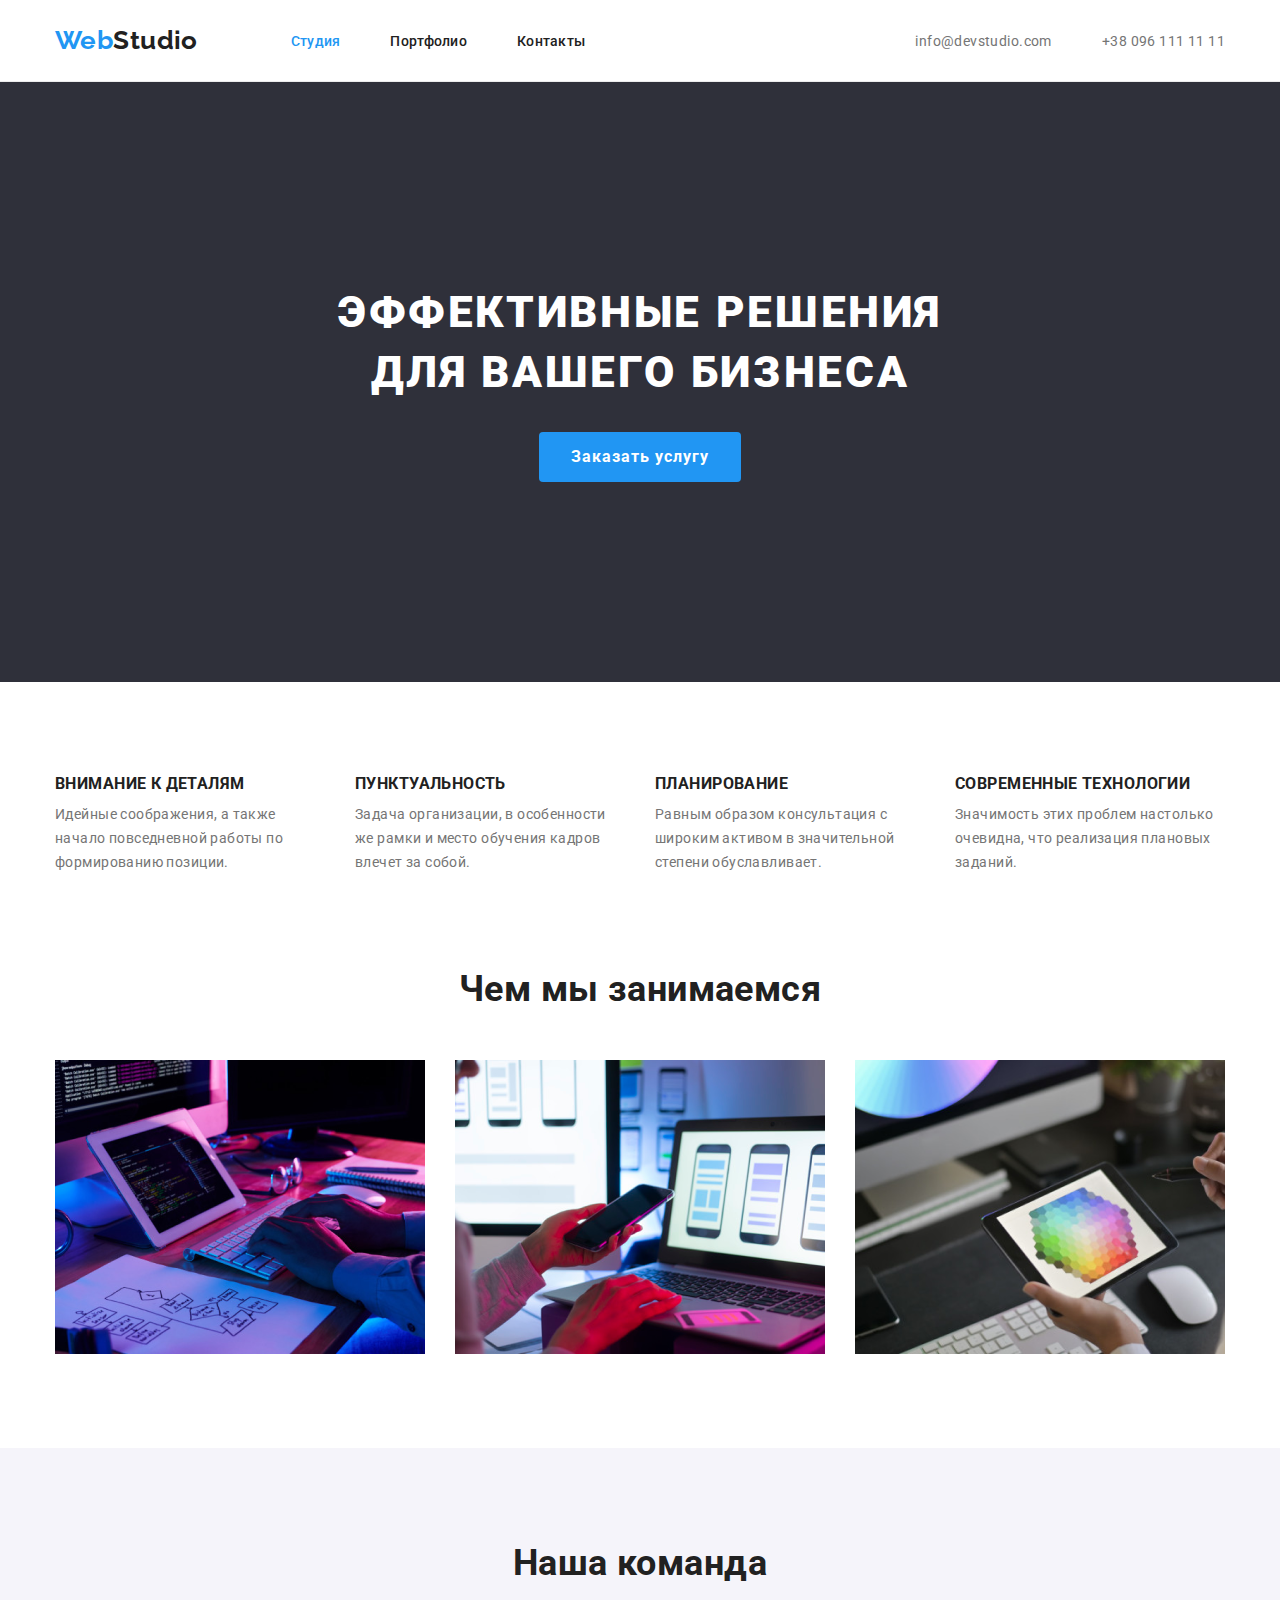
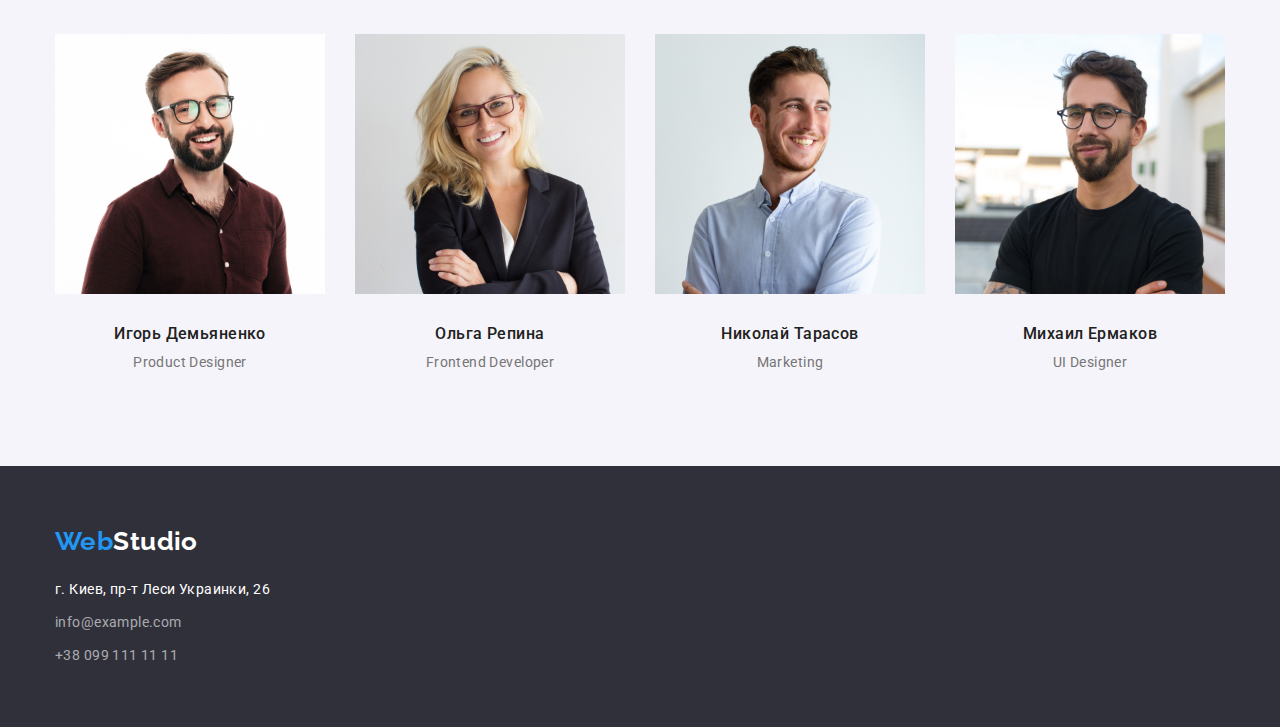
<file: index.html>
<!DOCTYPE html>
<html lang="ru">

<head>
    <meta charset="UTF-8">
    <meta http-equiv="X-UA-Compatible" content="IE=edge">
    <meta name="viewport" content="width=device-width, initial-scale=1.0">
    <title>WebStudio</title>
    <link href="https://fonts.googleapis.com/css2?family=Raleway:wght@700&family=Roboto:wght@400;500;700;900&display=swap" rel="stylesheet">
    <link rel="stylesheet" href="https://cdnjs.cloudflare.com/ajax/libs/modern-normalize/1.0.0/modern-normalize.min.css" />
    <link rel="stylesheet" href="./css/style.css">
</head>

<body>
<!-- шапка страницы -->
    <header class="page-header">
        <div class="header-wrapper container">
            <a href="./index.html"  class="logo-header"><span class="logo-colored">Web</span>Studio</a>
                <nav class="main-nav">
                    <ul class="list nav-list">
                        <li class="pages-item"><a href="./index.html" class="pages current">Студия</a></li>
                        <li class="pages-item"><a href="./portfolio.html" class="pages">Портфолио</a></li>
                        <li class="pages-item"><a href="#" class="pages">Контакты</a></li>
                    </ul>
                </nav>
                <ul class="list info-list">
                    <li class="contact-item"><a href="mailto:info@devstudio.com" class="contacts">info@devstudio.com</a></li>
                    <li class="contact-item"><a href="tel:+380961111111" class="contacts">+38 096 111 11 11</a></li>
                </ul>       
        </div>
    </header>
    
    <main>

       <!-- оформление заказа на услугу -->
        <section class="hero-section">
            <h1 class="page-title">Эффективные решения для вашего бизнеса</h1>
            <button type="button" class="button">Заказать услугу</button>
        </section>

        <!-- ценности компании -->
        <section class="advantages">
            <div class="container">
                <h2 class="hide">Преимущества</h2>
                <ul class="list advantages-list">
                    <li class="advantages-list-item">
                        <h3 class="advantages-points">Внимание к деталям</h3>
                        <p class="advantages-description">
                            Идейные соображения, а также начало повседневной работы по формированию позиции.
                        </p>
                    </li>
                    <li class="advantages-list-item">
                        <h3 class="advantages-points">Пунктуальность</h3>
                        <p class="advantages-description">
                            Задача организации, в особенности же рамки и место обучения кадров влечет за собой.
                        </p>
                    </li>
                    <li class="advantages-list-item">
                        <h3 class="advantages-points">Планирование</h3>
                        <p class="advantages-description">
                            Равным образом консультация с широким активом в значительной степени обуславливает.
                        </p>
                    </li>
                    <li class="advantages-list-item">
                        <h3 class="advantages-points">Современные технологии</h3>
                        <p class="advantages-description">
                            Значимость этих проблем настолько очевидна, что реализация плановых заданий.
                        </p>
                    </li>
                </ul>
            </div>
        </section>

        <!-- услуги -->
        <section class="proposal section">
            <div class="container">
                <h2 class="title">Чем мы занимаемся</h2>
                <ul class="list proposal-list">
                    <li class="proposal-photo"><img src="images/ul1Photo1.png" width="370" height="294" alt="Пророботка блок-схемы"></li>
                    <li class="proposal-photo"><img src="images/ul1Photo2.png" width="370" height="294" alt="Создание мобильных приложений"></li>
                    <li class="proposal-photo"><img src="images/ul1Photo3.png" width="370" height="294" alt="Дизайн сайта"></li>
                </ul>
            </div>
            
        </section>

        <!-- сотрудники -->
        <section class="team section"> 
            <div class="container">
                <h2 class="title team-title">Наша команда</h2>
                <ul class="list team-list">
                    <li class="worker">
                        <img src="images/ul2Photo1.jpg" width="270" height="260" alt="Игорь Демьяненко">
                        <h4 class="name">Игорь Демьяненко</h4>
                        <p class="busyness">Product Designer</p>
                    </li>
                    <li class="worker">
                        <img src="images/ul2Photo2.jpg" width="270" height="260" alt="Ольга Репина">
                        <h4 class="name">Ольга Репина</h4>
                        <p class="busyness">Frontend Developer</p>
                    </li>
                    <li class="worker">
                        <img src="images/ul2Photo3.jpg" width="270" height="260" alt="Николай Тарасов">
                        <h4 class="name">Николай Тарасов</h4>
                        <p class="busyness">Marketing</p>
                    </li>
                    <li class="worker">
                        <img src="images/ul2Photo4.jpg" width="270" height="260" alt="Михаил Ермаков">
                        <h4 class="name">Михаил Ермаков</h4>
                        <p class="busyness">UI Designer</p>
                    </li>
                </ul>
            </div>
        </section> 

    </main>
    
    <!-- контакты -->
    <footer class="footer">
        <div class="container">
            <a href="./index.html"  class="logo-footer"><span class="logo-colored">Web</span>Studio</a>
            <address>
                <ul class="list address-list">
                    <li><a href="#" class="address">г. Киев, пр-т Леси Украинки, 26</a></li>
                    <li><a href="mailto:info@example.com" class="info">info@example.com</a></li>
                    <li><a href="tel:+380991111111" class="info">+38 099 111 11 11</a></li>
                </ul>  
            </address>
        </div>
    </footer>

</body>

</html>
</file>
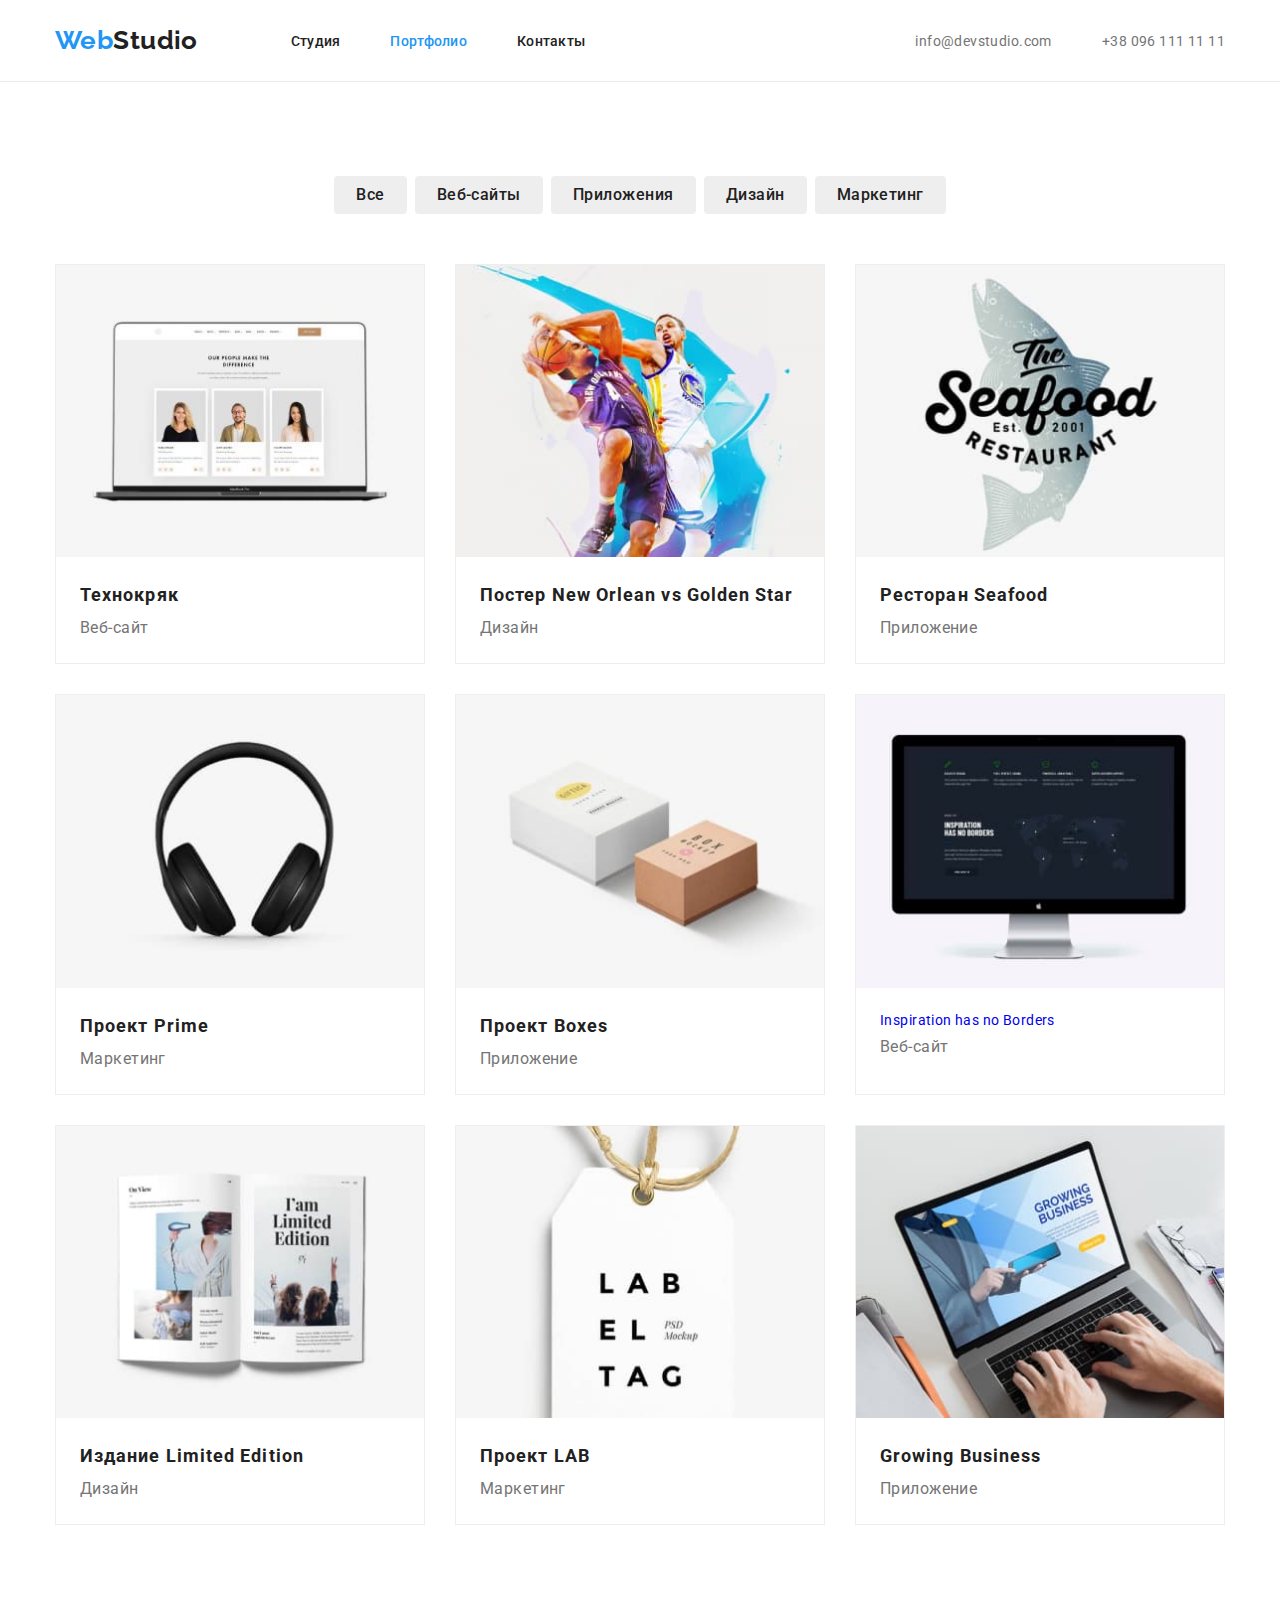
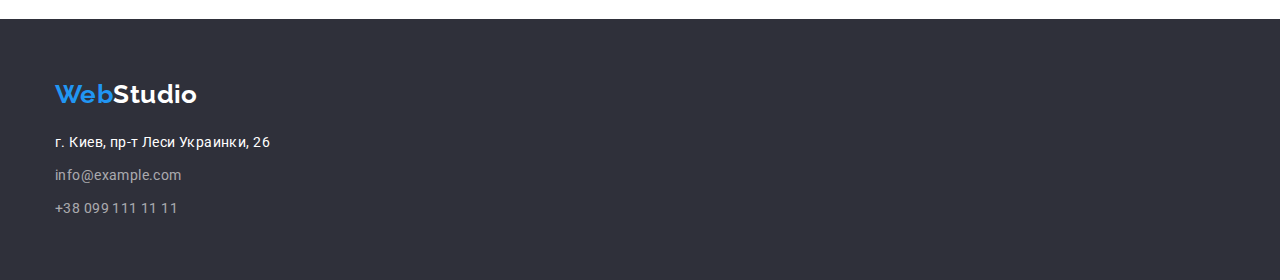
<file: portfolio.html>
<!DOCTYPE html>
<html lang="ru">
<head>
    <meta charset="UTF-8">
    <meta http-equiv="X-UA-Compatible" content="IE=edge">
    <meta name="viewport" content="width=device-width, initial-scale=1.0">
    <title>Portfolio</title>
    <link href="https://fonts.googleapis.com/css2?family=Raleway:wght@700&family=Roboto:wght@400;500;700;900&display=swap"
        rel="stylesheet">
    <link rel="stylesheet" href="https://cdnjs.cloudflare.com/ajax/libs/modern-normalize/1.0.0/modern-normalize.min.css" />
    <link rel="stylesheet" href="./css/style.css">
</head>
<body>

    <!-- шапка страницы -->
    <header class="page-header">
        <div class="header-wrapper container">
            <a href="./index.html"  class="logo-header"><span class="logo-colored">Web</span>Studio</a>
            <nav class="main-nav">
                <ul class="list nav-list">
                    <li class="pages-item"><a href="./index.html" class="pages">Студия</a></li>
                    <li class="pages-item "><a href="./portfolio.html" class="pages current">Портфолио</a></li>
                    <li class="pages-item"><a href="#" class="pages">Контакты</a></li>
                </ul>
            </nav>
            <ul class="list info-list">
                <li class="contact-item"><a href="mailto:info@devstudio.com" class="contacts">info@devstudio.com</a></li>
                <li class="contact-item"><a href="tel:+380961111111" class="contacts">+38 096 111 11 11</a></li>
            </ul>
        </div>
    </header>

    <main>

        <!-- примеры работ -->
        <section class="card-section section">
            <div class="container">
                <h1 class="hide">Наши работы</h1>
                <ul class="list button-list">
                    <li class="button-list-item"><button type="button" class="button-filter">Все</button></li>
                    <li class="button-list-item"><button type="button" class="button-filter">Веб-сайты</button></li>
                    <li class="button-list-item"><button type="button" class="button-filter">Приложения</button></li>
                    <li class="button-list-item"><button type="button" class="button-filter">Дизайн</button></li>
                    <li class="button-list-item"><button type="button" class="button-filter">Маркетинг</button></li>
                </ul>
                <ul class="list card-list">
                    <li class="card-list-item">
                        <a href="#" class="product-card">
                            <img src="./images/portfolio1.jpg" alt="Веб-сайтдля MscBook Pro" width="368" class="card-image">
                            <div class="card-description">
                                <h2 class="card-name">Технокряк</h2>
                                <p class="card-text">Веб-сайт</p>
                            </div>
                            
                        </a>    
                    </li>
                    <li class="card-list-item">
                        <a href="#" class="product-card">
                            <img src="./images/portfolio2.jpg" alt="Постер NBA" width="368" class="card-image">
                            <div class="card-description">
                                <h2 class="card-name">Постер New Orlean vs Golden Star</h2>
                                <p class="card-text">Дизайн</p>  
                            </div>
                           
                        </a>
                        
                    </li>
                    <li class="card-list-item">
                        <a href="#" class="product-card">
                            <img src="./images/portfolio3.jpg" alt="Приложение для ресторана The Seafood" width="368" class="card-image">
                            <div class="card-description">
                                <h2 class="card-name">Ресторан Seafood</h2>
                                <p class="card-text">Приложение</p>
                            </div>
                            
                        </a>
                        
                    </li>
                    <li class="card-list-item">
                        <a href="#" class="product-card">
                            <img src="./images/portfolio4.jpg" alt="Маркетинговый проект Prime" width="368" class="card-image">
                            <div class="card-description">
                                <h2 class="card-name">Проект Prime</h2>
                                <p class="card-text">Маркетинг</p>
                            </div>
                            
                        </a>
                    </li>
                    <li class="card-list-item">
                        <a href="#" class="product-card">
                            <img src="./images/portfolio5.jpg" alt="Приложение Boxes" width="368" class="card-image">
                            <div class="card-description">
                                <h2 class="card-name">Проект Boxes</h2>
                                <p class="card-text">Приложение</p>
                            </div>
                            
                        </a>
                    </li>
                    <li class="card-list-item">
                        <a href="#" class="product-card">
                            <img src="./images/portfolio6.jpg" alt="Веб-сайтдля MacBook" width="368" class="card-image">
                            <div class="card-description">
                                <h2class="card-name">Inspiration has no Borders</h2>
                                <p class="card-text">Веб-сайт</p>
                            </div>
                             
                        </a>
                    </li>
                    <li class="card-list-item">
                        <a href="#" class="product-card">
                            <img src="./images/portfolio7.jpg" alt="Дизайн для журнала Limited Edition" width="368" class="card-image">
                            <div class="card-description">
                                <h2 class="card-name">Издание Limited Edition</h2>
                                <p class="card-text">Дизайн</p>
                            </div>
                           
                        </a>
                    </li>
                    <li class="card-list-item">
                        <a href="#" class="product-card">
                            <img src="./images/portfolio8.jpg" alt="Маркетинговый проект LAB" width="368" class="card-image">
                            <div class="card-description">
                                <h2 class="card-name">Проект LAB</h2>
                                <p class="card-text">Маркетинг</p>
                            </div>
                            
                        </a>
                    </li>
                    <li class="card-list-item">
                        <a href="#" class="product-card">
                            <img src="./images/portfolio9.jpg" alt="Приложение Growing Business" width="368" class="card-image">
                            <div class="card-description">
                                <h2 class="card-name">Growing Business</h2>
                                <p class="card-text">Приложение</p>
                            </div>
                            
                        </a>
                    </li>
                </ul>
            </div>
        </section>
        
    </main>

    <!-- контакты -->
    <footer class="footer">
        <div class="container">
            <a href="./index.html" class="logo-footer"><span class="logo-colored">Web</span>Studio</a>
            <address>
                <ul class="list address-list">
                    <li><a href="#" class="address">г. Киев, пр-т Леси Украинки, 26</a></li>
                    <li><a href="mailto:info@example.com" class="info">info@example.com</a></li>
                    <li><a href="tel:+380991111111" class="info">+38 099 111 11 11</a></li>
                </ul>
            </address>
        </div>
    </footer>

</body>
</html>
</file>
<file: css/style.css>
:root {
  --white: #ffffff;
  --main-white: #e5e5e5;
  --grey: #eeeeee;
  --grey-color: #f5f4fa;
  --accent: #2196f3;
  --brand-color: #2f303a;
  --text-color: #757575;
  --title-color: #212121;
  --footer-white: rgba(255, 255, 255, 0.6);
}

html {
  box-sizing: border-box;
}

*,
*::before,
*::after {
  box-sizing: inherit;
  margin: 0;
}

body {
  background-color: var(--white);
  color: var(--text-color);

  margin: 0;

  font-family: "Roboto", sans-serif;
  font-style: normal;
  font-weight: normal;
  font-size: 14px;
  line-height: 24px;
  letter-spacing: 0.03em;
}

.list {
  padding: 0;

  list-style: none;
}

img {
  display: block;
}

/* КОНТЕЙНЕР И СЕКЦИИ СТРАНИЦЫ */

.container {
  width: 1200px;
  padding: 0 15px;
  margin: 0 auto;
}

.section {
  padding-top: 94px;
  padding-bottom: 94px;
}

/* ШАПКА */

.page-header {
  border-bottom: 1px solid #ececec;
  padding: 25px 0;
}

.header-wrapper {
  display: flex;
  align-items: center;
}

/* ЛОГТОТИП */

.logo-header {
  color: var(--title-color);

  margin-right: 93px;

  font-family: "Raleway", sans-serif;
  font-weight: bold;
  font-size: 26px;
  line-height: 31px;
  text-decoration: none;
}

.logo-footer {
  color: var(--white);

  display: inline-block;

  font-family: "Raleway", sans-serif;
  font-weight: bold;
  font-size: 26px;
  line-height: 31px;
  text-decoration: none;
}

.logo-colored {
  color: var(--accent);
}

/* НАВИГАЦИЯ */

.nav-list {
  display: flex;
}

.info-list {
  display: flex;
  margin-left: auto;
}

.pages {
  color: var(--title-color);

  font-weight: 500;
  font-size: 14px;
  line-height: 16px;
  letter-spacing: 0.02em;
  text-decoration: none;
}

.pages:hover,
.pages:focus {
  color: var(--accent);
}

.current {
  color: var(--accent);
}

.contacts {
  color: var(--text-color);

  text-decoration: none;
}

.contacts:hover,
.contacts:focus {
  color: var(--accent);
}

.pages-item:not(:last-child),
.contact-item:not(:last-child) {
  margin-right: 50px;
}

/*СЕКЦИЯ С КНОПКОЙ ЗАКАЗА */

.hero-section {
  background-color: var(--brand-color);
  padding: 200px 0;
  text-align: center;
}
.page-title {
  color: var(--white);

  width: 696px;
  margin: 0 auto 30px;

  font-weight: 900;
  font-size: 44px;
  line-height: 60px;
  text-align: center;
  letter-spacing: 0.06em;
  text-transform: uppercase;
}

.button {
  background-color: var(--accent);
  color: var(--white);

  padding: 10px 32px;
  font-weight: bold;
  font-size: 16px;
  line-height: 30px;
  letter-spacing: 0.06em;

  border: none;
  border-radius: 4px;
}

/* ЦЕННОСТИ КОМПАНИИ */

.advantages {
  background-color: var(--white);

  padding-top: 94px;
}

.hide {
  position: absolute;
  width: 1px;
  height: 1px;
  margin: -1px;
  padding: 0;
  overflow: hidden;
  border: 0;
  clip: rect(0 0 0 0);
}

.advantages-list {
  display: flex;
}

.advantages-list-item {
  width: 270px;
}

.advantages-list-item:not(:last-child) {
  margin-right: 30px;
}

.advantages-points {
  color: var(--title-color);

  font-weight: bold;
  line-height: 16px;
  text-transform: uppercase;
}

.advantages-description {
  margin-top: 10px;
}

/* УСЛУГИ */

.proposal {
  background-color: var(--white);
}

.proposal-list {
  display: flex;
  justify-content: space-between;
  margin-top: 50px;
}

.proposal-photo:not(:last-child) {
  margin-right: 30px;
}

.title {
  color: var(--title-color);

  font-weight: bold;
  font-size: 36px;
  line-height: 42px;
  text-align: center;
}

/* КОМАНДА КОМПАНИИ */

.team {
  background-color: var(--grey-color);
}

.team-list {
  display: flex;
  margin-top: 50px;
}

.worker:not(:last-child) {
  margin-right: 30px;
}

.name {
  color: var(--title-color);

  margin-top: 30px;

  font-weight: 500;
  font-size: 16px;
  line-height: 19px;
  text-align: center;
}

.busyness {
  margin-top: 10px;

  line-height: 19px;
  text-align: center;
}

/* ПОДВАЛ СТРАНИЦЫ */

.footer {
  background-color: var(--brand-color);

  padding: 60px 0;
}

.address-list {
  margin-top: 20px;
}

.address {
  color: var(--white);

  text-decoration: none;
  font-size: 14px;
  line-height: 24px;
  font-style: normal;
}

.info {
  color: var(--footer-white);

  display: inline-block;
  margin-top: 9px;

  text-decoration: none;
  font-style: normal;
}

/* ФИЛЬТР ПРЕДЛОЖЕНИЙ */

.button-list {
  display: flex;
  justify-content: center;
}

.button-filter {
  background-color: var(--grey);
  color: var(--title-color);

  padding: 6px 22px;

  font-weight: 500;
  font-size: 16px;
  line-height: 26px;
  text-align: center;
  letter-spacing: 0.03em;

  border: none;
  border-radius: 4px;
}

.button-list-item:not(:last-child) {
  margin-right: 8px;
}

.button-filter:hover,
.button-filter:focus {
  background-color: var(--accent);
  color: var(--white);
  box-shadow: 0px 3px 1px rgba(0, 0, 0, 0.1), 0px 1px 2px rgba(0, 0, 0, 0.08),
    0px 2px 2px rgba(0, 0, 0, 0.12);
}

/* КАРТОЧКИ */

.card-list {
  display: flex;
  flex-wrap: wrap;
  margin-top: 50px;
}

.card-list-item {
  margin-bottom: 30px;
  border: 1px solid #eeeeee;
}

.card-list-item:not(:nth-child(3n + 3)) {
  margin-right: 30px;
}

.card-list-item:nth-child(7),
.card-list-item:nth-child(8),
.card-list-item:nth-child(9) {
  margin-bottom: 0;
}

.product-card {
  text-decoration: none;
  display: block;
}

.card-image {
  max-width: 100%;
  height: auto;
}

.card-description {
  padding: 20px 24px;
}

.card-name {
  color: var(--title-color);

  font-weight: bold;
  font-size: 18px;
  line-height: 36px;
  letter-spacing: 0.06em;
}
.card-text {
  color: var(--text-color);

  font-size: 16px;
  line-height: 30px;
}
</file>
